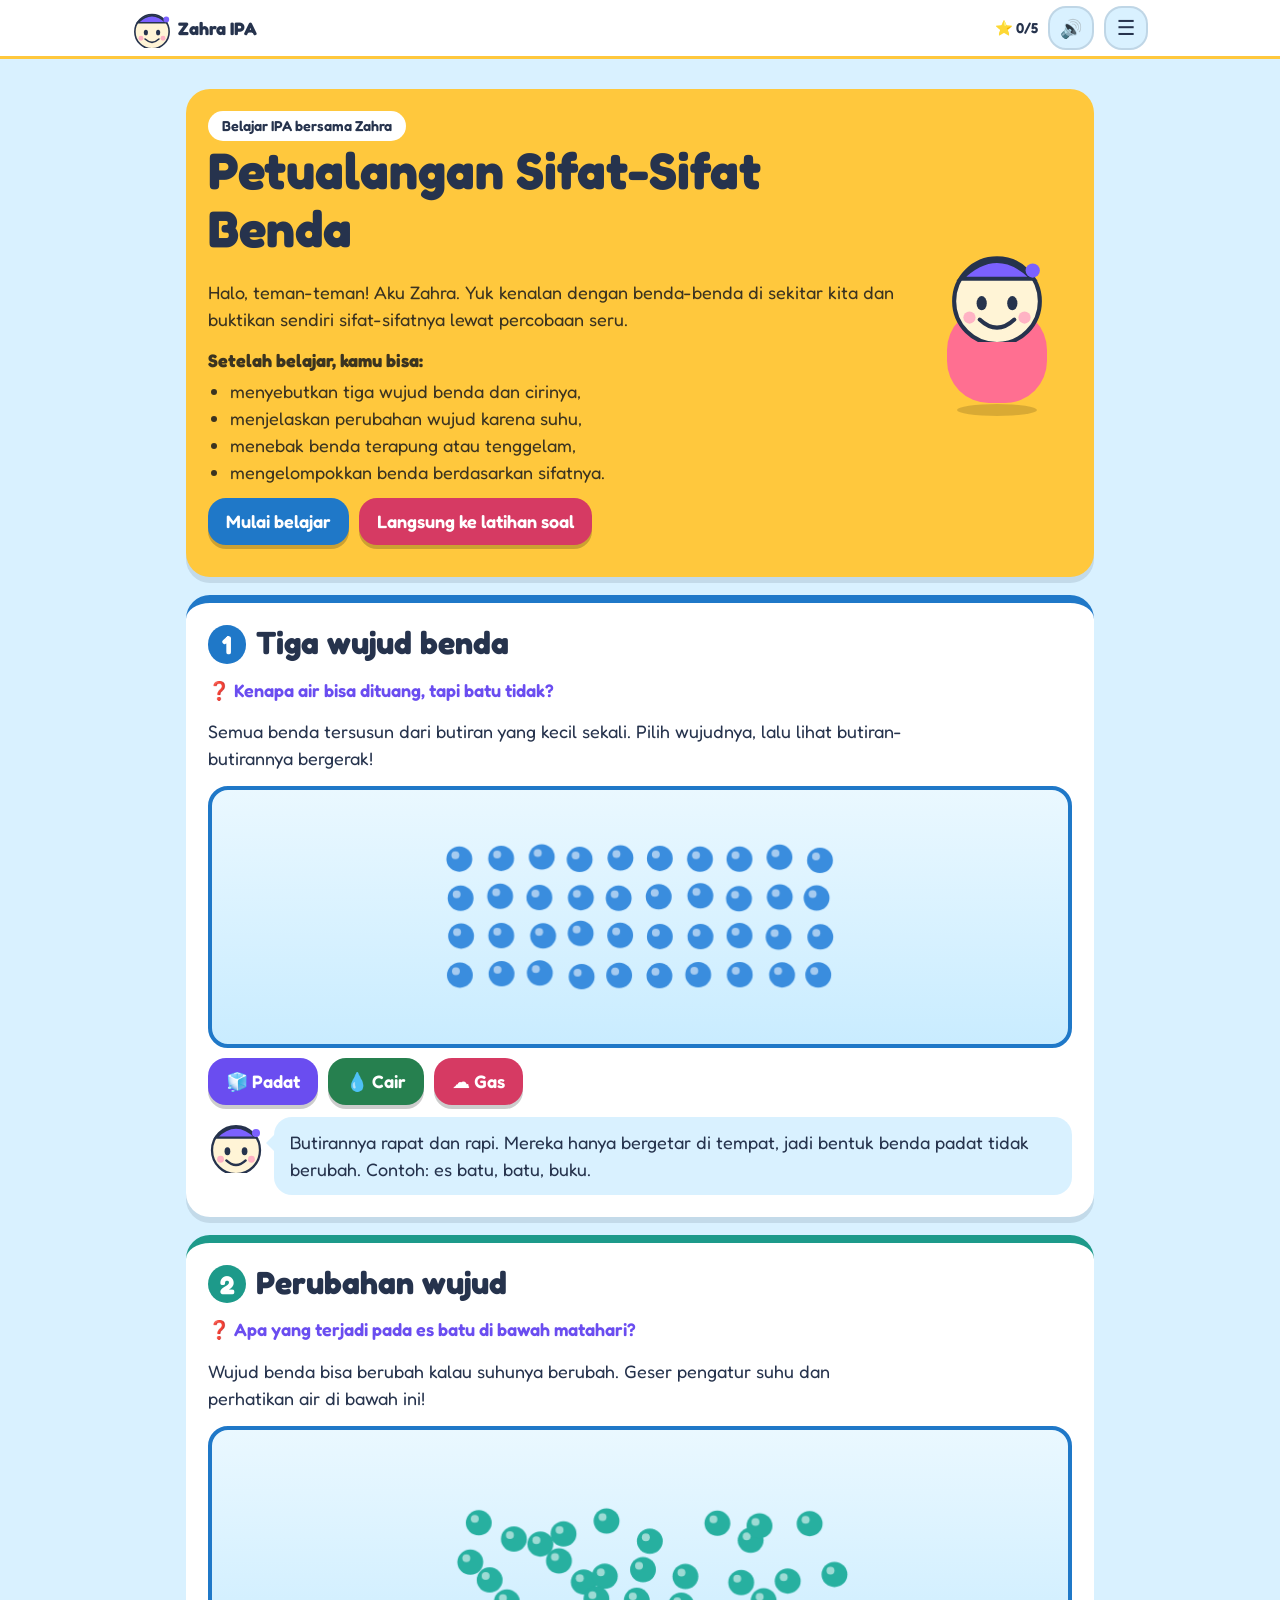
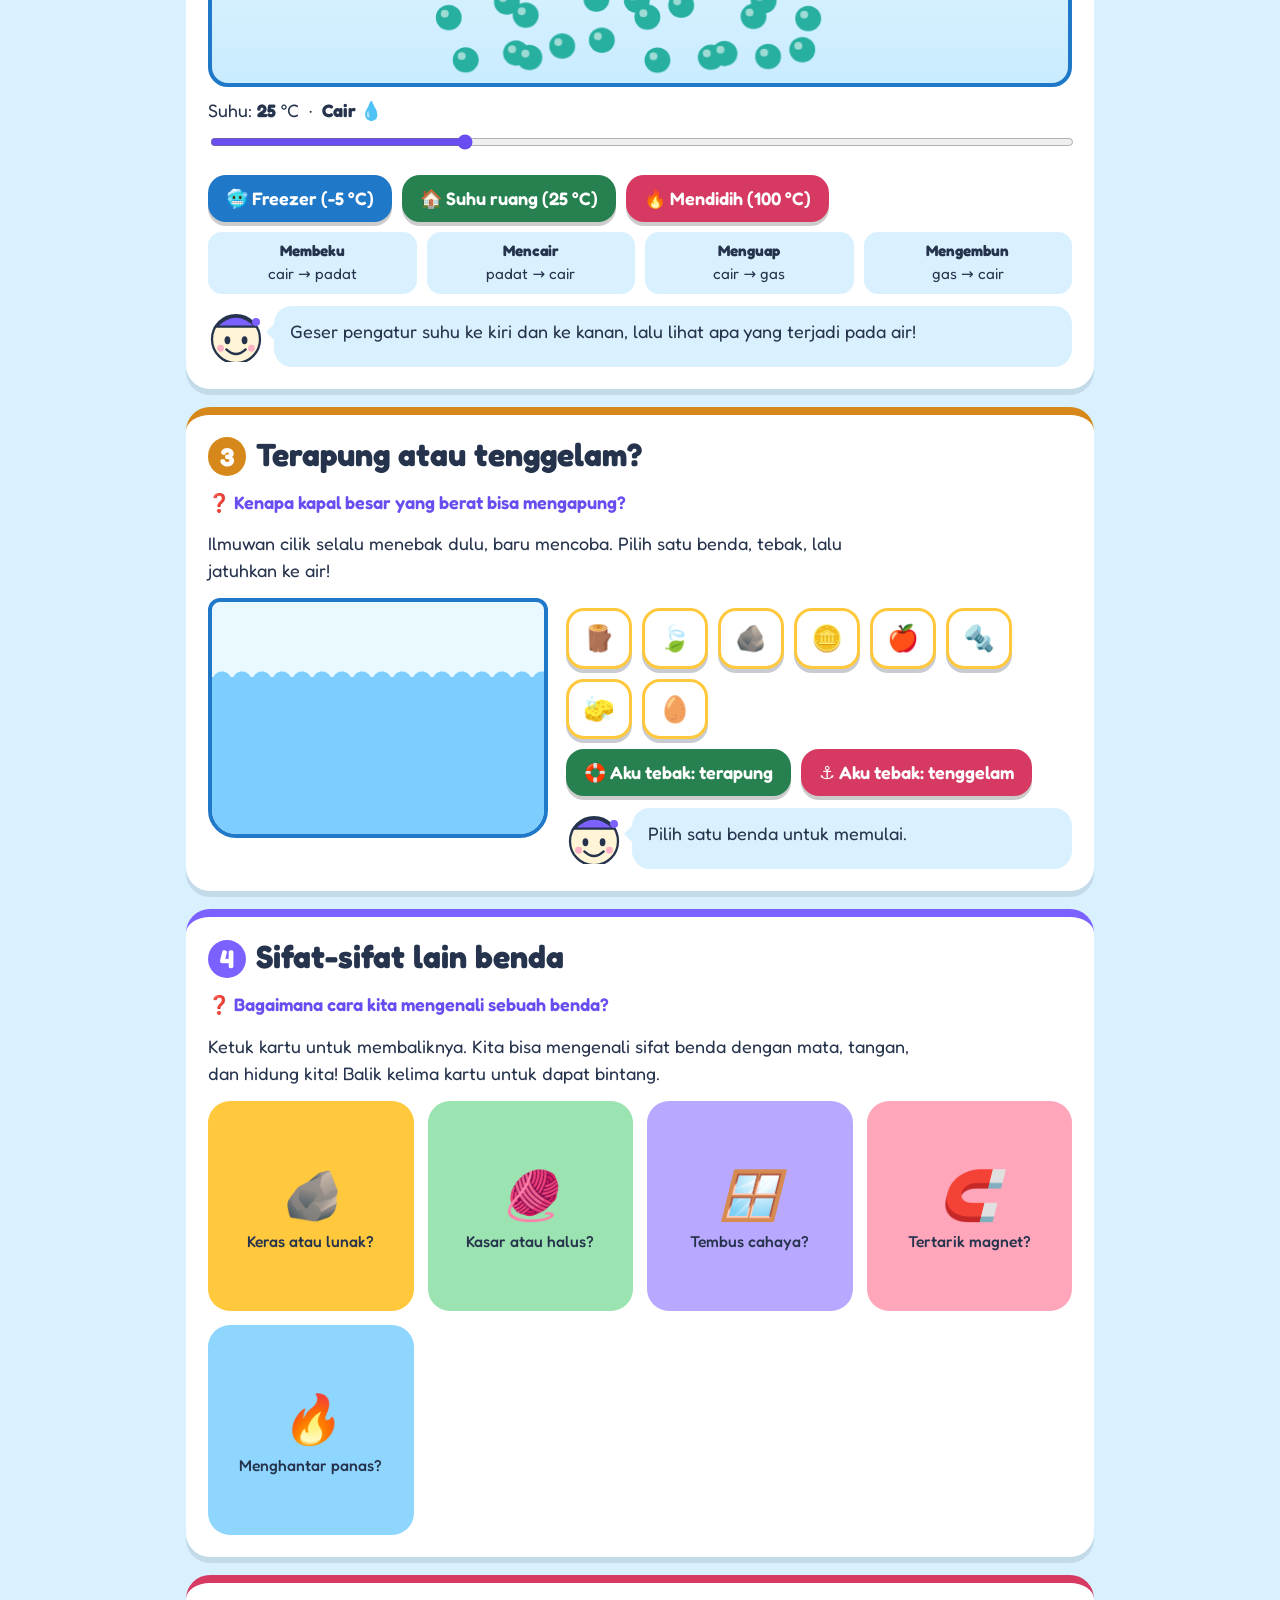
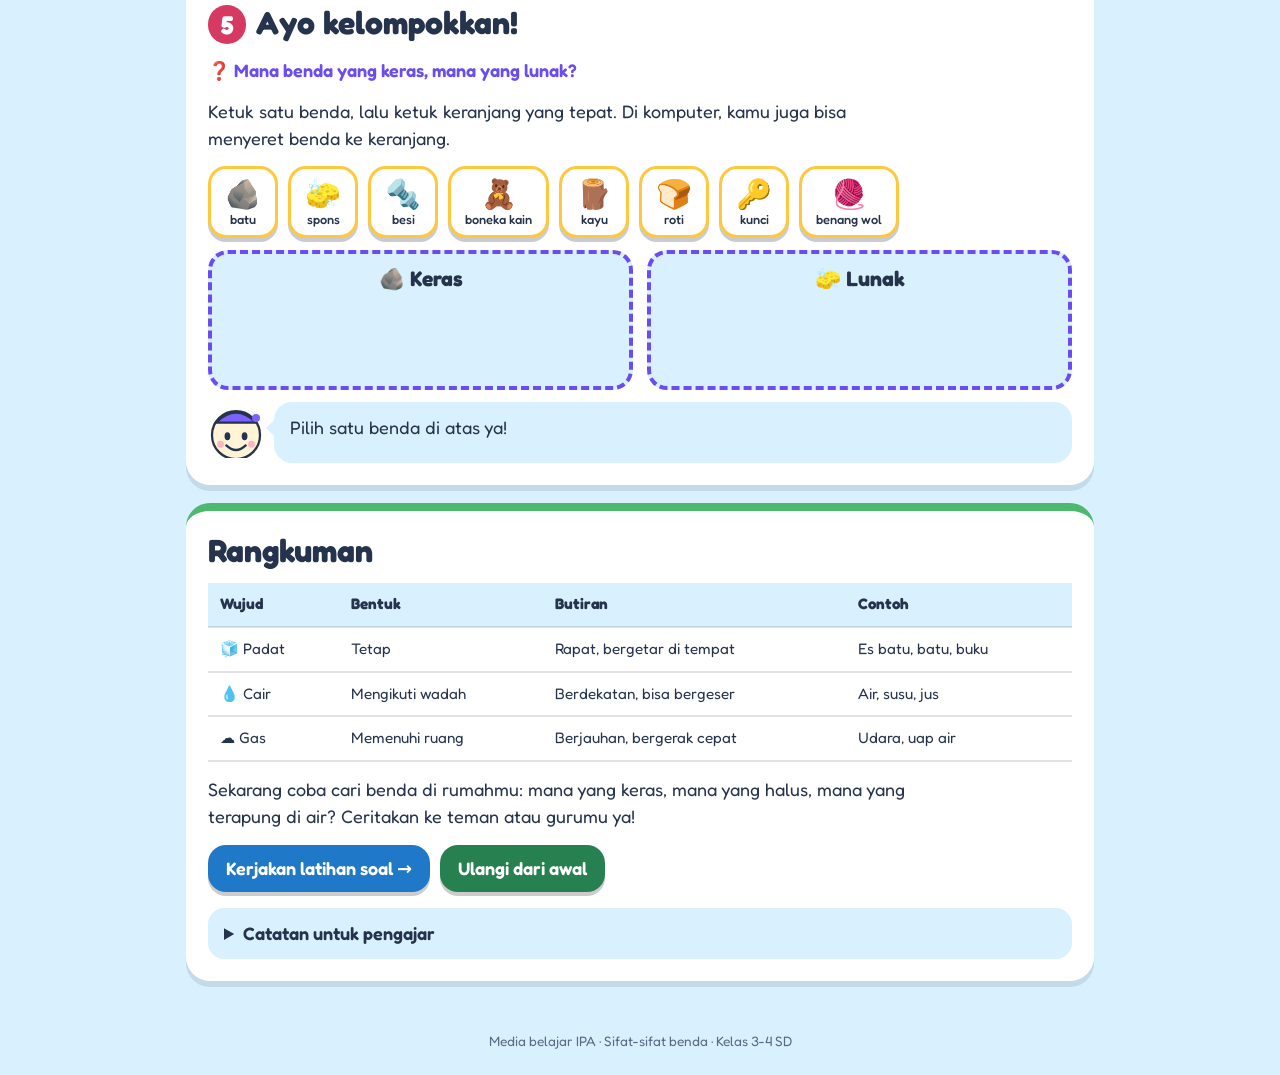
<file: index.html>
<!doctype html>
<html lang="id">
  <head>
    <meta charset="utf-8" />
    <meta
      name="viewport"
      content="width=device-width, initial-scale=1, viewport-fit=cover"
    />
    <title>Sifat-Sifat Benda | Belajar IPA Kelas 3-4 SD</title>
    <meta
      name="description"
      content="Media belajar interaktif IPA kelas 3-4 SD: wujud benda, perubahan wujud, terapung dan tenggelam, serta sifat-sifat benda."
    />
    <link
      href="https://fonts.googleapis.com/css2?family=Fredoka:wght@400;500;600;700&display=swap"
      rel="stylesheet"
    />
    <link rel="stylesheet" href="style.css" />
  </head>
  <body data-page="materi">
    <main id="isi">
      <section class="hero">
        <div class="herotext">
          <span class="tag">Belajar IPA bersama Zahra</span>
          <h1>Petualangan Sifat-Sifat Benda</h1>
          <p>
            Halo, teman-teman! Aku Zahra. Yuk kenalan dengan benda-benda di
            sekitar kita dan buktikan sendiri sifat-sifatnya lewat percobaan
            seru.
          </p>
          <p class="goal"><b>Setelah belajar, kamu bisa:</b></p>
          <ul class="goal">
            <li>menyebutkan tiga wujud benda dan cirinya,</li>
            <li>menjelaskan perubahan wujud karena suhu,</li>
            <li>menebak benda terapung atau tenggelam,</li>
            <li>mengelompokkan benda berdasarkan sifatnya.</li>
          </ul>
          <div class="btns">
            <button onclick="go('wujud')">Mulai belajar</button>
            <a class="btn alt2" href="latihan.html">Langsung ke latihan soal</a>
          </div>
        </div>
        <svg class="mascot" viewBox="0 0 150 170" aria-label="Maskot Zahra">
          <ellipse cx="75" cy="162" rx="40" ry="6" fill="rgba(0,0,0,.15)" />
          <rect x="25" y="60" width="100" height="95" rx="42" fill="#ff6f91" />
          <use href="#zahra" x="25" y="-6" width="100" height="100" />
        </svg>
      </section>

      <section id="wujud" style="--a: #1f78c8">
        <h2><span class="no">1</span>Tiga wujud benda</h2>
        <p class="ask">❓ Kenapa air bisa dituang, tapi batu tidak?</p>
        <p>
          Semua benda tersusun dari butiran yang kecil sekali. Pilih wujudnya,
          lalu lihat butiran-butirannya bergerak!
        </p>
        <canvas
          id="cv"
          width="860"
          height="260"
          role="img"
          aria-label="Animasi partikel benda padat, cair, dan gas"
        ></canvas>
        <div class="btns" id="modes">
          <button data-m="padat" class="on">🧊 Padat</button>
          <button data-m="cair" class="alt">💧 Cair</button>
          <button data-m="gas" class="alt2">☁️ Gas</button>
        </div>
        <div class="zahra">
          <svg class="zv" aria-hidden="true"><use href="#zahra" /></svg>
          <div class="bubble" id="sayW" aria-live="polite"></div>
        </div>
      </section>

      <section id="ubah" style="--a: #1d9a8a">
        <h2><span class="no">2</span>Perubahan wujud</h2>
        <p class="ask">❓ Apa yang terjadi pada es batu di bawah matahari?</p>
        <p>
          Wujud benda bisa berubah kalau suhunya berubah. Geser pengatur suhu
          dan perhatikan air di bawah ini!
        </p>
        <canvas
          id="cv2"
          width="860"
          height="260"
          role="img"
          aria-label="Animasi partikel air pada suhu yang berbeda"
        ></canvas>
        <div class="temp">
          <label for="temp"
            >Suhu: <b id="tv">25</b> °C &nbsp;·&nbsp;
            <b id="tstate">Cair 💧</b></label
          >
          <input type="range" id="temp" min="-10" max="110" value="25" />
          <div class="btns" id="tq">
            <button data-t="-5">🥶 Freezer (-5 °C)</button>
            <button data-t="25" class="alt">🏠 Suhu ruang (25 °C)</button>
            <button data-t="100" class="alt2">🔥 Mendidih (100 °C)</button>
          </div>
        </div>
        <div class="chips">
          <div><b>Membeku</b><br />cair → padat</div>
          <div><b>Mencair</b><br />padat → cair</div>
          <div><b>Menguap</b><br />cair → gas</div>
          <div><b>Mengembun</b><br />gas → cair</div>
        </div>
        <div class="zahra">
          <svg class="zv" aria-hidden="true"><use href="#zahra" /></svg>
          <div class="bubble" id="sayU" aria-live="polite"></div>
        </div>
      </section>

      <section id="apung" style="--a: #d6891a">
        <h2><span class="no">3</span>Terapung atau tenggelam?</h2>
        <p class="ask">❓ Kenapa kapal besar yang berat bisa mengapung?</p>
        <p>
          Ilmuwan cilik selalu menebak dulu, baru mencoba. Pilih satu benda,
          tebak, lalu jatuhkan ke air!
        </p>
        <div class="lab">
          <div class="tank" id="tank"><div class="water"></div></div>
          <div>
            <div class="btns items" id="items"></div>
            <div class="btns" id="pred" hidden>
              <button class="alt" data-p="apung">🛟 Aku tebak: terapung</button>
              <button class="alt2" data-p="tenggelam">
                ⚓ Aku tebak: tenggelam
              </button>
            </div>
            <div class="zahra">
              <svg class="zv" aria-hidden="true"><use href="#zahra" /></svg>
              <div class="bubble" id="sayA" aria-live="polite">
                Pilih satu benda untuk memulai.
              </div>
            </div>
          </div>
        </div>
      </section>

      <section id="sifat" style="--a: #7b61ff">
        <h2><span class="no">4</span>Sifat-sifat lain benda</h2>
        <p class="ask">❓ Bagaimana cara kita mengenali sebuah benda?</p>
        <p>
          Ketuk kartu untuk membaliknya. Kita bisa mengenali sifat benda dengan
          mata, tangan, dan hidung kita! Balik kelima kartu untuk dapat
          bintang.
        </p>
        <div class="cards">
          <button class="flip" style="--c: #ffc83d" aria-pressed="false">
            <span class="f"><i class="big">🪨</i>Keras atau lunak?</span
            ><span class="b"
              >Benda keras sulit ditekan (batu, besi). Benda lunak mudah berubah
              bentuk (spons, plastisin).</span
            >
          </button>
          <button class="flip" style="--c: #9be3b0" aria-pressed="false">
            <span class="f"><i class="big">🧶</i>Kasar atau halus?</span
            ><span class="b"
              >Rasakan permukaannya dengan tangan. Amplas terasa kasar, sutra
              terasa halus.</span
            >
          </button>
          <button class="flip" style="--c: #b9a8ff" aria-pressed="false">
            <span class="f"><i class="big">🪟</i>Tembus cahaya?</span
            ><span class="b"
              >Kaca bening tembus cahaya. Kayu dan kardus tidak tembus
              cahaya.</span
            >
          </button>
          <button class="flip" style="--c: #ffa6bb" aria-pressed="false">
            <span class="f"><i class="big">🧲</i>Tertarik magnet?</span
            ><span class="b"
              >Paku besi dan klip kertas ditarik magnet. Kayu, plastik, dan karet
              tidak. Tidak semua logam ditarik magnet!</span
            >
          </button>
          <button class="flip" style="--c: #8fd6ff" aria-pressed="false">
            <span class="f"><i class="big">🔥</i>Menghantar panas?</span
            ><span class="b"
              >Sendok logam cepat panas di air hangat. Sendok kayu jauh lebih
              lambat.</span
            >
          </button>
        </div>
      </section>

      <section id="kelompok" style="--a: #d63a63">
        <h2><span class="no">5</span>Ayo kelompokkan!</h2>
        <p class="ask">❓ Mana benda yang keras, mana yang lunak?</p>
        <p>
          Ketuk satu benda, lalu ketuk keranjang yang tepat. Di komputer, kamu
          juga bisa menyeret benda ke keranjang.
        </p>
        <div class="btns pool" id="pool" aria-label="Benda yang dikelompokkan"></div>
        <div class="buckets">
          <div
            class="bucket"
            id="b-keras"
            tabindex="0"
            role="button"
            aria-label="Keranjang benda keras"
          >
            <h3>🪨 Keras</h3>
            <div class="list"></div>
          </div>
          <div
            class="bucket"
            id="b-lunak"
            tabindex="0"
            role="button"
            aria-label="Keranjang benda lunak"
          >
            <h3>🧽 Lunak</h3>
            <div class="list"></div>
          </div>
        </div>
        <div class="zahra">
          <svg class="zv" aria-hidden="true"><use href="#zahra" /></svg>
          <div class="bubble" id="sayK" aria-live="polite">
            Pilih satu benda di atas ya!
          </div>
        </div>
      </section>

      <section id="rangkum" style="--a: #4fb870">
        <h2>Rangkuman</h2>
        <div class="tablewrap">
          <table>
            <thead>
              <tr>
                <th>Wujud</th>
                <th>Bentuk</th>
                <th>Butiran</th>
                <th>Contoh</th>
              </tr>
            </thead>
            <tbody>
              <tr>
                <td>🧊 Padat</td>
                <td>Tetap</td>
                <td>Rapat, bergetar di tempat</td>
                <td>Es batu, batu, buku</td>
              </tr>
              <tr>
                <td>💧 Cair</td>
                <td>Mengikuti wadah</td>
                <td>Berdekatan, bisa bergeser</td>
                <td>Air, susu, jus</td>
              </tr>
              <tr>
                <td>☁️ Gas</td>
                <td>Memenuhi ruang</td>
                <td>Berjauhan, bergerak cepat</td>
                <td>Udara, uap air</td>
              </tr>
            </tbody>
          </table>
        </div>
        <p>
          Sekarang coba cari benda di rumahmu: mana yang keras, mana yang
          halus, mana yang terapung di air? Ceritakan ke teman atau gurumu ya!
        </p>
        <div class="btns">
          <a class="btn" href="latihan.html">Kerjakan latihan soal →</a>
          <button class="alt" onclick="restart()">Ulangi dari awal</button>
        </div>

        <details class="guru">
          <summary>Catatan untuk pengajar</summary>
          <p><b>Alur pembelajaran (±45-60 menit)</b></p>
          <ol>
            <li>Pemantik (5 menit): tanyakan pertanyaan di tiap bagian.</li>
            <li>Wujud benda dan perubahan wujud (15 menit): biarkan siswa mencoba sendiri, lalu minta mereka menjelaskan.</li>
            <li>Terapung/tenggelam (10 menit): minta menebak dulu, lalu uji benda asli (batu, kayu, koin, telur).</li>
            <li>Sifat benda dan mengelompokkan (10 menit): bawa magnet dan benda nyata bila ada.</li>
            <li>Latihan soal dan refleksi (10-15 menit): bahas soal yang salah bersama.</li>
          </ol>
          <p><b>Miskonsepsi yang sering muncul</b></p>
          <ul>
            <li>Benda berat pasti tenggelam. Contoh tandingan: kapal besi terapung, sedangkan paku kecil tenggelam.</li>
            <li>Semua logam ditarik magnet. Yang ditarik umumnya besi, baja, dan nikel; koin, aluminium, dan tembaga tidak.</li>
            <li>Kepulan putih di atas air mendidih dianggap uap air. Uap air sendiri tidak terlihat; yang tampak adalah titik air kecil hasil pengembunan.</li>
          </ul>
          <p>
            Materi ini mengacu pada topik wujud dan sifat benda di IPAS fase B
            (kelas 3-4); sesuaikan dengan modul ajar yang dipakai.
          </p>
        </details>
      </section>
    </main>
    <footer>Media belajar IPA · Sifat-sifat benda · Kelas 3-4 SD</footer>
    <script src="common.js"></script>
    <script src="materi.js"></script>
  </body>
</html>
</file>
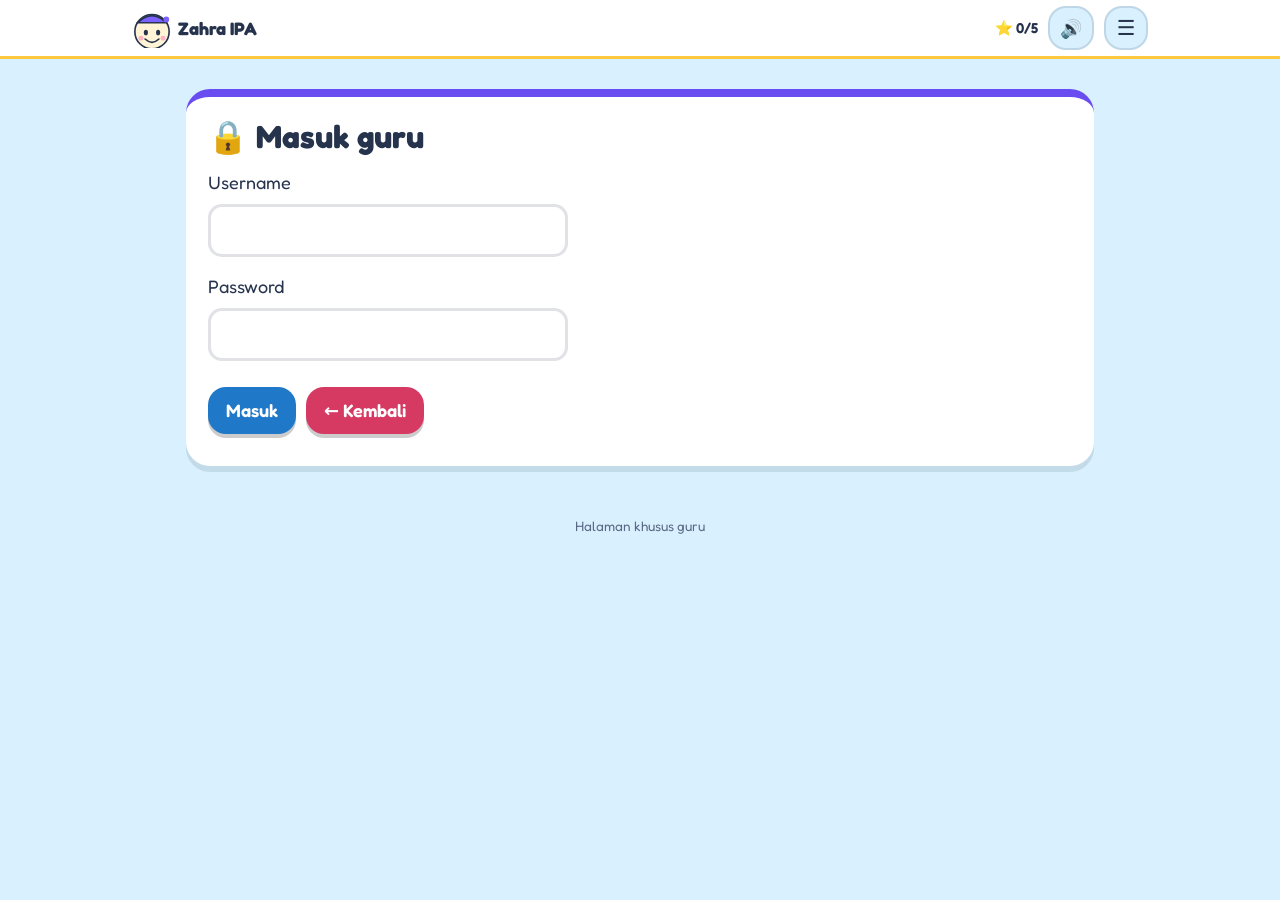
<file: admin.html>
<!doctype html>
<html lang="id">
  <head>
    <meta charset="utf-8" />
    <meta name="viewport" content="width=device-width, initial-scale=1, viewport-fit=cover" />
    <meta name="robots" content="noindex" />
    <title>Admin Guru | Zahra IPA</title>
    <link href="https://fonts.googleapis.com/css2?family=Fredoka:wght@400;500;600;700&display=swap" rel="stylesheet" />
    <link rel="stylesheet" href="style.css" />
  </head>
  <body data-page="admin">
    <main id="isi">
      <section id="login" style="--a: #6a4df0">
        <h2>🔒 Masuk guru</h2>
        <form class="form" id="lf" autocomplete="off">
          <label for="u">Username</label>
          <input id="u" type="text" autocomplete="username" required />
          <label for="p">Password</label>
          <input id="p" type="password" autocomplete="current-password" required />
          <p class="warn" id="lerr" hidden></p>
          <div class="btns">
            <button type="submit">Masuk</button>
            <a class="btn alt2" href="index.html">← Kembali</a>
          </div>
        </form>
      </section>

      <div id="panel" hidden>
        <section style="--a: #4fb870">
          <h2>Hasil latihan siswa</h2>
          <div class="stat">
            <div><b id="sN">0</b>percobaan</div>
            <div><b id="sS">0</b>siswa</div>
            <div><b id="sA">-</b>rata-rata nilai</div>
          </div>
          <label class="nm" for="q">Cari nama siswa:</label>
          <input id="q" type="search" placeholder="Ketik nama" />
          <div class="tablewrap">
            <table>
              <thead>
                <tr><th>Nama</th><th>Tanggal</th><th>Topik</th><th>Skor</th><th>Nilai</th><th></th></tr>
              </thead>
              <tbody id="rows"></tbody>
            </table>
          </div>
          <p id="empty" hidden>Belum ada data.</p>
          <div class="btns">
            <button id="ref">🔄 Refresh</button>
            <button class="alt" id="csv">⬇️ Unduh CSV</button>
            <button class="alt2" id="clr">Hapus semua data</button>
            <button id="pw" class="alt">🔑 Ganti password</button>
            <a class="btn alt2" href="index.html">← Kembali</a>
          </div>
          <p class="who">
            Data tersimpan di browser perangkat ini saja. Buka halaman ini di
            perangkat yang sama dengan yang dipakai siswa.
          </p>
        </section>

        <section id="cpcard" style="--a: #d63a63" hidden>
          <h2>Ganti username / password</h2>
          <form class="form" id="cf" autocomplete="off">
            <label for="cp">Password saat ini</label>
            <input id="cp" type="password" autocomplete="current-password" required />
            <label for="nu">Username baru</label>
            <input id="nu" type="text" autocomplete="username" required />
            <label for="np">Password baru (min. 6 karakter)</label>
            <input id="np" type="password" autocomplete="new-password" minlength="6" required />
            <label for="np2">Ulangi password baru</label>
            <input id="np2" type="password" autocomplete="new-password" required />
            <p class="warn" id="cerr" hidden></p>
            <div class="btns"><button type="submit">Simpan</button>
              <button type="button" id="cancel" class="alt2">Batal</button></div>
          </form>
        </section>
      </div>
    </main>
    <footer>Halaman khusus guru</footer>
    <script src="common.js"></script>
    <script src="admin.js"></script>
  </body>
</html>
</file>
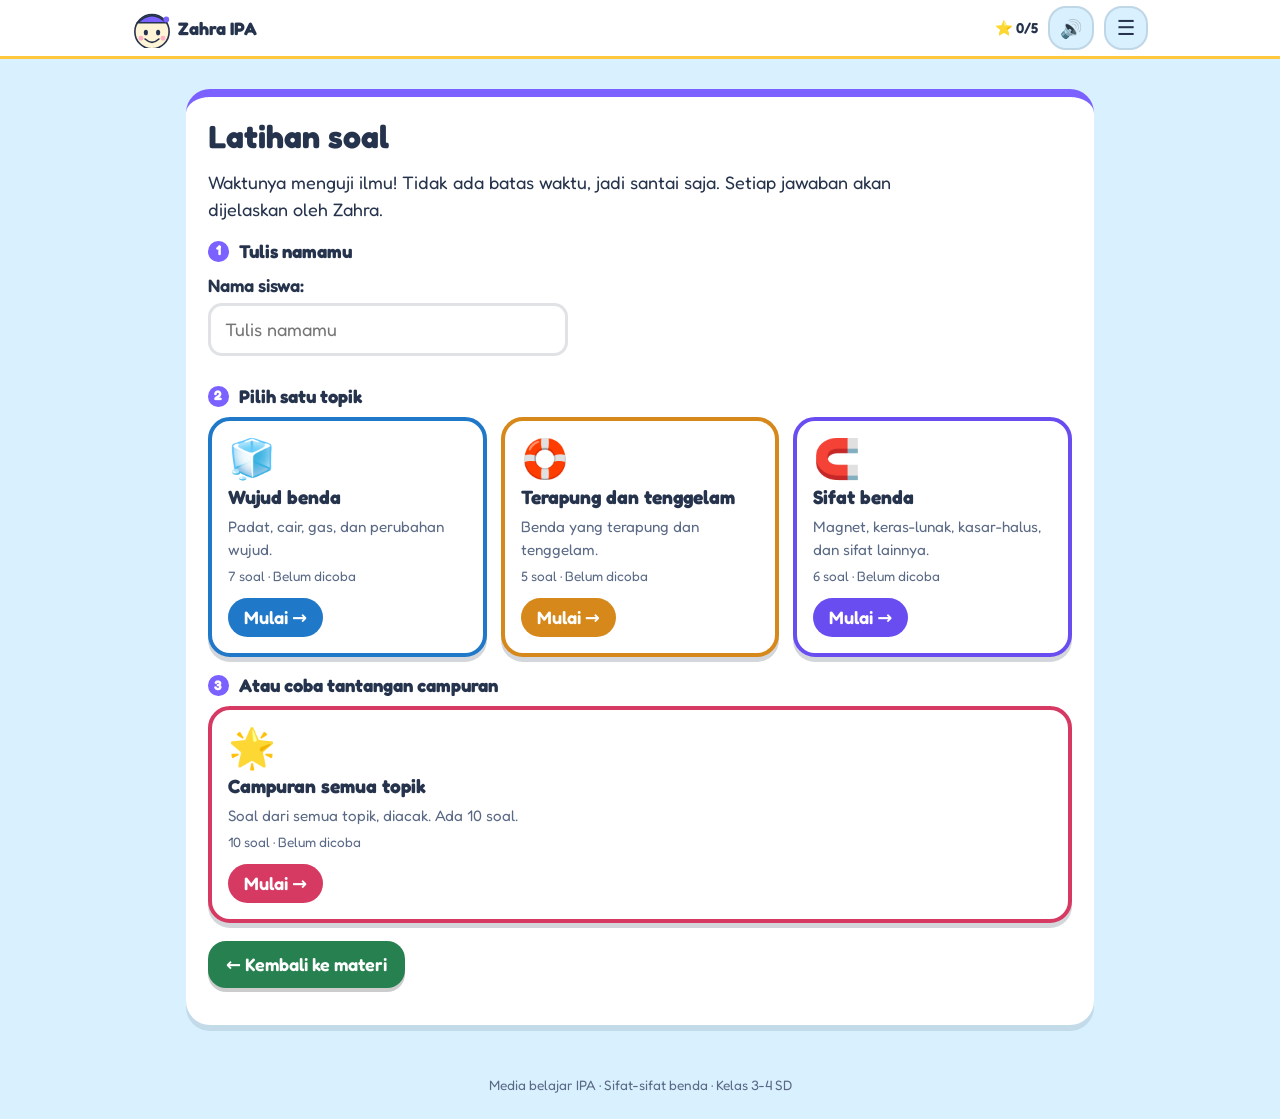
<file: latihan.html>
<!doctype html>
<html lang="id">
  <head>
    <meta charset="utf-8" />
    <meta
      name="viewport"
      content="width=device-width, initial-scale=1, viewport-fit=cover"
    />
    <title>Latihan Soal | Sifat-Sifat Benda</title>
    <link
      href="https://fonts.googleapis.com/css2?family=Fredoka:wght@400;500;600;700&display=swap"
      rel="stylesheet"
    />
    <link rel="stylesheet" href="style.css" />
  </head>
  <body data-page="latihan">
    <main id="isi">
      <section id="start" style="--a: #7b61ff">
        <h2>Latihan soal</h2>
        <p>
          Waktunya menguji ilmu! Tidak ada batas waktu, jadi santai saja. Setiap
          jawaban akan dijelaskan oleh Zahra.
        </p>
        <h3 class="step"><span class="no">1</span>Tulis namamu</h3>
        <label class="nm" for="nama">Nama siswa:</label>
        <input id="nama" type="text" maxlength="40" placeholder="Tulis namamu" autocomplete="off" />
        <p class="warn" id="nmsg" hidden>Tulis namamu dulu ya!</p>
        <h3 class="step"><span class="no">2</span>Pilih satu topik</h3>
        <div class="topics" id="topics"></div>
        <h3 class="step"><span class="no">3</span>Atau coba tantangan campuran</h3>
        <div class="topics" id="mix"></div>
        <p><a class="btn alt" href="index.html">← Kembali ke materi</a></p>
      </section>

      <section id="play" style="--a: #7b61ff" hidden>
        <div class="qhead">
          <span id="pn"></span>
          <button class="exit" id="exit">✕ Keluar tugas</button>
          <span id="ptopic" class="tag"></span>
        </div>
        <div class="bar"><i id="prog"></i></div>
        <h2 id="qt" class="qt"></h2>
        <div class="opts" id="opts"></div>
        <div class="zahra">
          <svg class="zv" aria-hidden="true"><use href="#zahra" /></svg>
          <div class="bubble" id="fb" aria-live="polite"></div>
        </div>
        <div class="btns">
          <button id="prev" class="alt">← Sebelumnya</button>
          <button id="next" disabled>Lanjut →</button>
        </div>
      </section>

      <section id="end" style="--a: #4fb870" hidden>
        <h2>Hasil latihan</h2>
        <p class="who">Nama: <b id="nm"></b> · <span id="tgl"></span> · Topik: <span id="etopic"></span></p>
        <div class="result">
          <div class="medal" id="medal"></div>
          <div class="big-score" id="bs"></div>
          <div id="title" class="rtitle"></div>
        </div>
        <div class="zahra">
          <svg class="zv" aria-hidden="true"><use href="#zahra" /></svg>
          <div class="bubble" id="rmsg" aria-live="polite"></div>
        </div>
        <div id="review"></div>
        <div class="btns">
          <button id="again">Ulangi topik ini</button>
          <button class="alt" id="menu">Pilih topik lain</button>
          <button class="alt2" onclick="window.print()">🖨️ Cetak hasil</button>
          <a class="btn alt" href="index.html">Kembali ke materi</a>
        </div>
      </section>
    </main>
    <dialog id="dlg" aria-labelledby="dt">
      <h3 id="dt">Keluar dari latihan?</h3>
      <p>Kalau keluar sekarang, jawabanmu akan hilang dan nilainya tidak tersimpan.</p>
      <div class="btns">
        <button id="stay" class="alt">Lanjut mengerjakan</button>
        <button id="leave" class="alt2">Ya, keluar</button>
      </div>
    </dialog>
    <footer>Media belajar IPA · Sifat-sifat benda · Kelas 3-4 SD</footer>
    <script src="common.js"></script>
    <script src="latihan.js"></script>
  </body>
</html>
</file>
<file: style.css>
:root {
  --bg: #d9f1ff;
  --card: #fff;
  --ink: #26334d;
  --soft: #5a6985;
  --sun: #ffc83d;
  --leaf: #26804f;
  --pink: #d63a63;
  --vio: #6a4df0;
  --sky: #1f78c8;
  --water: #6cc6ff;
  --line: rgba(38, 51, 77, 0.14);
}
@media (prefers-color-scheme: dark) {
  :root:not([data-theme="light"]) {
    --bg: #17213a;
    --card: #243152;
    --ink: #f1f5ff;
    --soft: #b3bfdc;
    --water: #2f86c9;
    --line: rgba(255, 255, 255, 0.18);
  }
}
:root[data-theme="dark"] {
  --bg: #17213a;
  --card: #243152;
  --ink: #f1f5ff;
  --soft: #b3bfdc;
  --water: #2f86c9;
  --line: rgba(255, 255, 255, 0.18);
}
* {
  box-sizing: border-box;
}
html {
  scroll-behavior: smooth;
  scroll-padding-top: 84px;
}
body {
  margin: 0;
  background: var(--bg);
  color: var(--ink);
  font-family: "Fredoka", "Baloo 2", "Comic Sans MS", system-ui, sans-serif;
  font-size: 18px;
  line-height: 1.5;
}
main {
  max-width: 940px;
  margin: 0 auto;
  padding: 12px 16px;
}
h1,
h2,
h3 {
  line-height: 1.15;
  margin: 0 0 0.4em;
}
h1 {
  font-size: clamp(2rem, 6vw, 3.2rem);
  font-weight: 700;
}
h2 {
  font-size: clamp(1.4rem, 4vw, 2rem);
}
p {
  margin: 0.3em 0 0.8em;
  max-width: 64ch;
}
footer {
  text-align: center;
  color: var(--soft);
  font-size: 0.85rem;
  padding: 20px 16px calc(24px + env(safe-area-inset-bottom, 0px));
}

/* ---- Navigasi ---- */
.nav {
  position: sticky;
  top: 0;
  z-index: 20;
  background: var(--card);
  border-bottom: 3px solid var(--sun);
  padding-top: env(safe-area-inset-top, 0px);
}
.nav-in {
  max-width: 1040px;
  margin: 0 auto;
  display: flex;
  align-items: center;
  gap: 10px;
  padding: 6px 12px;
}
.brand {
  display: flex;
  align-items: center;
  gap: 6px;
  font-weight: 700;
  color: var(--ink);
  text-decoration: none;
  flex: none;
}
.zv {
  width: 40px;
  height: 40px;
  flex: none;
}
.sp {
  flex: 1;
}
.menu {
  position: absolute;
  left: 0;
  right: 0;
  top: 100%;
  background: var(--card);
  border-bottom: 3px solid var(--sun);
  box-shadow: 0 10px 20px rgba(0, 0, 0, 0.2);
  padding: 8px 12px 12px;
  display: grid;
  gap: 4px;
  max-height: 80vh;
  overflow-y: auto;
}
.menu[hidden] {
  display: none;
}
.menu a {
  color: var(--ink);
  text-decoration: none;
  font-weight: 500;
  padding: 12px 14px;
  border-radius: 12px;
  max-width: 1040px;
}
.menu a:hover,
.menu a.act {
  background: var(--sun);
  color: #26334d;
}
.burger {
  font-size: 1.3rem;
  line-height: 1;
}
.warn {
  color: var(--pink);
  font-weight: 600;
  margin: 0 0 8px;
}
.form {
  display: grid;
  gap: 4px;
  max-width: 360px;
}
.stat {
  display: grid;
  grid-template-columns: repeat(auto-fit, minmax(130px, 1fr));
  gap: 10px;
  margin: 10px 0;
}
.stat div {
  background: var(--bg);
  border-radius: 14px;
  padding: 10px;
  text-align: center;
}
.stat b {
  display: block;
  font-size: 1.6rem;
}
td button {
  min-height: 36px;
  padding: 4px 12px;
  font-size: 0.85rem;
}
.stars {
  font-weight: 600;
  font-size: 0.9rem;
  white-space: nowrap;
}
.mute {
  background: var(--bg);
  color: var(--ink);
  box-shadow: none;
  padding: 4px 10px;
  border: 2px solid var(--line);
}
@media (max-width: 640px) {
  .brand span {
    display: none;
  }
}

/* ---- Kartu bagian ---- */
section {
  background: var(--card);
  border-radius: 24px;
  border-top: 8px solid var(--a, var(--sky));
  padding: 22px;
  margin: 18px 0;
  box-shadow: 0 6px 0 rgba(38, 51, 77, 0.12);
}
.no {
  display: inline-grid;
  place-items: center;
  width: 1.5em;
  height: 1.5em;
  margin-right: 10px;
  border-radius: 50%;
  background: var(--a, var(--sky));
  color: #fff;
  font-size: 0.8em;
}
.ask {
  font-weight: 600;
  color: var(--vio);
}
.hero {
  display: grid;
  grid-template-columns: 1fr auto;
  gap: 16px;
  align-items: center;
  background: var(--sun);
  color: #26334d;
  border-top: 0;
  overflow: hidden;
  position: relative;
  z-index: 0;
}
.herotext {
  position: relative;
  z-index: 1;
}
.hero p {
  color: #3b3320;
}
.goal {
  margin-bottom: 0.2em;
}
ul.goal {
  margin: 0 0 12px;
  padding-left: 1.2em;
  color: #3b3320;
}
.tag {
  display: inline-block;
  background: #fff;
  color: #26334d;
  border-radius: 99px;
  padding: 4px 14px;
  font-weight: 600;
  font-size: 0.9rem;
}
.mascot {
  width: 150px;
  height: 170px;
  animation: hop 1.6s ease-in-out infinite;
  transform-origin: 50% 100%;
  position: relative;
  z-index: 1;
}
@keyframes hop {
  0%,
  100% {
    transform: translateY(0) scale(1.05, 0.95);
  }
  45% {
    transform: translateY(-26px) scale(0.96, 1.05);
  }
}
/* ---- Tombol ---- */
.btns {
  display: flex;
  flex-wrap: wrap;
  gap: 10px;
  margin: 10px 0;
}
button,
.btn {
  font: inherit;
  font-weight: 600;
  border: 0;
  border-radius: 18px;
  padding: 10px 18px;
  min-height: 44px;
  min-width: 44px;
  background: var(--sky);
  color: #fff;
  cursor: pointer;
  text-decoration: none;
  display: inline-flex;
  align-items: center;
  justify-content: center;
  box-shadow: 0 4px 0 rgba(0, 0, 0, 0.2);
  transition: transform 0.1s;
}
button:active,
.btn:active {
  transform: translateY(3px);
  box-shadow: 0 1px 0 rgba(0, 0, 0, 0.2);
}
button:focus-visible,
.btn:focus-visible,
a:focus-visible,
input:focus-visible,
.bucket:focus-visible {
  outline: 4px solid var(--vio);
  outline-offset: 2px;
}
button.on {
  background: var(--vio);
}
.alt {
  background: var(--leaf);
}
.alt2 {
  background: var(--pink);
}
button:disabled {
  cursor: default;
  opacity: 1;
}
.gi:disabled {
  pointer-events: none;
}

/* ---- Bubble Zahra ---- */
.zahra {
  display: flex;
  gap: 10px;
  align-items: flex-start;
  margin-top: 12px;
}
.zahra .zv {
  width: 56px;
  height: 56px;
}
.bubble {
  position: relative;
  flex: 1;
  background: var(--bg);
  border-radius: 18px;
  padding: 12px 16px;
  min-height: 3.4em;
}
.bubble::before {
  content: "";
  position: absolute;
  left: -8px;
  top: 18px;
  border: 8px solid transparent;
  border-left: 0;
  border-right-color: var(--bg);
}

/* ---- Kanvas, suhu ---- */
canvas {
  width: 100%;
  height: auto;
  aspect-ratio: 860 / 260;
  background: linear-gradient(#eaf8ff, #c9ecff);
  border-radius: 20px;
  border: 4px solid var(--sky);
  display: block;
}
.temp {
  margin-top: 10px;
}
.temp input[type="range"] {
  width: 100%;
  height: 32px;
  accent-color: var(--vio);
}
.chips {
  display: grid;
  grid-template-columns: repeat(auto-fit, minmax(130px, 1fr));
  gap: 10px;
  margin-top: 8px;
  text-align: center;
}
.chips div {
  background: var(--bg);
  border-radius: 14px;
  padding: 8px;
  font-size: 0.95rem;
}

/* ---- Tangki ---- */
.tank {
  position: relative;
  height: 240px;
  border: 4px solid var(--sky);
  border-radius: 12px 12px 28px 28px;
  overflow: hidden;
  background: #eaf8ff;
  max-width: 340px;
  flex: 1 1 260px;
}
.water {
  position: absolute;
  left: 0;
  right: 0;
  bottom: 0;
  height: 68%;
  background: var(--water);
  opacity: 0.85;
}
.water::before {
  content: "";
  position: absolute;
  left: 0;
  right: 0;
  top: -8px;
  height: 16px;
  background: radial-gradient(circle at 10px 12px, var(--water) 9px, transparent 10px) 0 0 / 20px 16px repeat-x;
  animation: wave 2s linear infinite;
}
@keyframes wave {
  to {
    background-position: 20px 0;
  }
}
.drop {
  position: absolute;
  left: 0;
  top: 0;
  font-size: 2.6rem;
  line-height: 1;
}
.lab {
  display: flex;
  flex-wrap: wrap;
  gap: 18px;
  align-items: flex-start;
}
.lab > div:last-child {
  flex: 2 1 280px;
}
.items button,
.gi {
  font-size: 1.6rem;
  padding: 8px 14px;
  background: var(--card);
  color: var(--ink);
  box-shadow: 0 4px 0 rgba(38, 51, 77, 0.25);
  border: 3px solid var(--sun);
}
.items button.sel,
.gi.sel {
  background: var(--sun);
  color: #26334d;
}

/* ---- Kartu balik ---- */
.cards {
  display: grid;
  grid-template-columns: repeat(auto-fit, minmax(190px, 1fr));
  gap: 14px;
}
.flip {
  position: relative;
  perspective: 700px;
  height: 210px;
  background: none;
  box-shadow: none;
  padding: 0;
  color: inherit;
}
.flip > span {
  position: absolute;
  inset: 0;
  border-radius: 22px;
  display: flex;
  flex-direction: column;
  align-items: center;
  justify-content: center;
  padding: 12px;
  text-align: center;
  backface-visibility: hidden;
  transition: transform 0.6s;
  font-weight: 500;
  font-size: 0.98rem;
}
.flip .f {
  background: var(--c);
  color: #26334d;
}
.flip .b {
  background: var(--card);
  border: 4px solid var(--c);
  transform: rotateY(180deg);
  color: var(--ink);
}
.flip.go .f {
  transform: rotateY(-180deg);
}
.flip.go .b {
  transform: rotateY(0);
}
.big {
  font-size: 3rem;
  display: block;
  animation: wig 2.4s ease-in-out infinite;
}
@keyframes wig {
  0%,
  100% {
    transform: rotate(-6deg);
  }
  50% {
    transform: rotate(6deg);
  }
}

/* ---- Kelompokkan ---- */
.gi {
  flex-direction: column;
  gap: 0;
  line-height: 1.2;
  font-size: 1rem;
}
.gi .em {
  font-size: 1.8rem;
}
.gi small {
  font-size: 0.8rem;
  font-weight: 500;
}
.buckets {
  display: grid;
  grid-template-columns: 1fr 1fr;
  gap: 14px;
  margin-top: 12px;
}
.bucket {
  border: 4px dashed var(--vio);
  border-radius: 20px;
  padding: 12px;
  min-height: 140px;
  text-align: center;
  background: var(--bg);
  cursor: pointer;
}
.bucket.over,
.bucket:hover {
  border-style: solid;
}
.bucket .list {
  display: flex;
  flex-wrap: wrap;
  gap: 6px;
  justify-content: center;
}
.bucket .gi {
  border-color: var(--leaf);
}
.shake {
  animation: shake 0.4s;
}
@keyframes shake {
  25% {
    transform: translateX(-6px);
  }
  75% {
    transform: translateX(6px);
  }
}

/* ---- Tabel, catatan guru ---- */
.tablewrap {
  overflow-x: auto;
  margin: 8px 0 14px;
}
table {
  border-collapse: collapse;
  width: 100%;
  min-width: 520px;
  font-size: 0.95rem;
}
th,
td {
  text-align: left;
  padding: 10px 12px;
  border-bottom: 2px solid var(--line);
}
th {
  background: var(--bg);
}
.guru {
  margin-top: 16px;
  background: var(--bg);
  border-radius: 16px;
  padding: 12px 16px;
}
.guru summary {
  cursor: pointer;
  font-weight: 600;
}

/* ---- Latihan ---- */
.nm {
  display: block;
  font-weight: 600;
}
input[type="text"],
input[type="password"],
input[type="search"] {
  font: inherit;
  width: 100%;
  max-width: 360px;
  padding: 10px 14px;
  margin: 4px 0 12px;
  border-radius: 14px;
  border: 3px solid var(--line);
  background: var(--card);
  color: var(--ink);
}
.topics {
  display: grid;
  grid-template-columns: repeat(auto-fit, minmax(240px, 1fr));
  gap: 14px;
  margin-bottom: 18px;
}
.qhead {
  display: flex;
  justify-content: space-between;
  align-items: center;
  gap: 8px;
  font-weight: 600;
}
.qhead .tag {
  background: var(--bg);
  color: var(--ink);
}
.bar {
  height: 14px;
  background: var(--bg);
  border-radius: 99px;
  overflow: hidden;
  margin: 8px 0 14px;
}
.bar i {
  display: block;
  height: 100%;
  width: 0;
  background: var(--leaf);
  border-radius: 99px;
  transition: width 0.4s;
}
.qt {
  font-size: clamp(1.2rem, 3.5vw, 1.6rem);
}
.opts {
  display: grid;
  gap: 10px;
}
.opts button {
  justify-content: flex-start;
  text-align: left;
  background: var(--card);
  color: var(--ink);
  border: 3px solid var(--vio);
  font-size: 1.05rem;
  padding: 12px 18px;
}
.opts button.ok {
  background: var(--leaf);
  color: #fff;
  border-color: var(--leaf);
}
.opts button.ok::after {
  content: "\00a0✓";
}
.opts button.bad::after {
  content: "\00a0✗";
}
.opts button.bad {
  animation: shake 0.4s;
  background: var(--pink);
  color: #fff;
  border-color: var(--pink);
}
.result {
  text-align: center;
  margin: 10px 0;
}
.medal {
  font-size: 4rem;
  line-height: 1.1;
}
.big-score {
  font-size: 2.4rem;
  font-weight: 700;
}
.rtitle {
  font-weight: 600;
  color: var(--vio);
  font-size: 1.2rem;
}
.who {
  color: var(--soft);
  max-width: none;
}
#review ul {
  padding-left: 1.2em;
}
#review li {
  margin-bottom: 10px;
}

/* ---- Toast ---- */
.toast {
  position: fixed;
  left: 50%;
  bottom: calc(20px + env(safe-area-inset-bottom, 0px));
  transform: translate(-50%, 30px);
  background: var(--ink);
  color: var(--card);
  padding: 10px 18px;
  border-radius: 99px;
  font-weight: 600;
  opacity: 0;
  pointer-events: none;
  transition: 0.3s;
  z-index: 30;
  max-width: 90vw;
  text-align: center;
}
.toast.show {
  opacity: 1;
  transform: translate(-50%, 0);
}
.toast.top {
  bottom: auto;
  top: calc(16px + env(safe-area-inset-top, 0px));
  transform: translate(-50%, -30px);
}
.toast.top.show {
  transform: translate(-50%, 0);
}

@media (max-width: 560px) {
  .hero {
    grid-template-columns: 1fr;
  }
  .mascot {
    margin: 0 auto;
  }
  section {
    padding: 16px;
  }
}
@media (prefers-reduced-motion: reduce) {
  * {
    animation: none !important;
    transition: none !important;
    scroll-behavior: auto !important;
  }
}
@media print {
  .nav,
  .toast,
  footer,
  .btns,
  #start,
  #play {
    display: none !important;
  }
  body {
    background: #fff;
    color: #000;
  }
  section {
    box-shadow: none;
    border: 2px solid #999;
  }
}

/* ---- Pilihan topik, keluar tugas ---- */
.step {
  display: flex;
  align-items: center;
  margin: 18px 0 10px;
  font-size: 1.15rem;
}
.step .no {
  font-size: 0.75em;
}
.tcard {
  flex-direction: column;
  align-items: flex-start;
  justify-content: flex-start;
  text-align: left;
  gap: 4px;
  padding: 16px;
  background: var(--card);
  color: var(--ink);
  border: 4px solid var(--c);
  border-radius: 22px;
  font-weight: 400;
  box-shadow: 0 5px 0 rgba(38, 51, 77, 0.2);
}
.tcard:hover {
  transform: translateY(-2px);
}
.tcard .ic {
  font-size: 2.4rem;
  line-height: 1.1;
}
.tcard h4 {
  margin: 0;
  font-size: 1.2rem;
  font-weight: 700;
}
.tcard p {
  margin: 0;
  font-size: 0.95rem;
  color: var(--soft);
}
.tcard small {
  font-size: 0.85rem;
  color: var(--soft);
}
.tcard .go {
  margin-top: 8px;
  background: var(--c);
  color: #fff;
  padding: 6px 16px;
  border-radius: 99px;
  font-weight: 600;
}
.exit {
  background: var(--bg);
  color: var(--ink);
  box-shadow: none;
  border: 2px solid var(--line);
  min-height: 40px;
  padding: 4px 14px;
  font-size: 0.9rem;
  margin-left: auto;
}
dialog {
  background: var(--card);
  color: var(--ink);
  border: 4px solid var(--pink);
  border-radius: 22px;
  padding: 20px;
  max-width: 420px;
  width: calc(100% - 32px);
}
dialog::backdrop {
  background: rgba(0, 0, 0, 0.55);
}
#next:disabled {
  opacity: 0.45;
  cursor: not-allowed;
  box-shadow: none;
}
</file>
